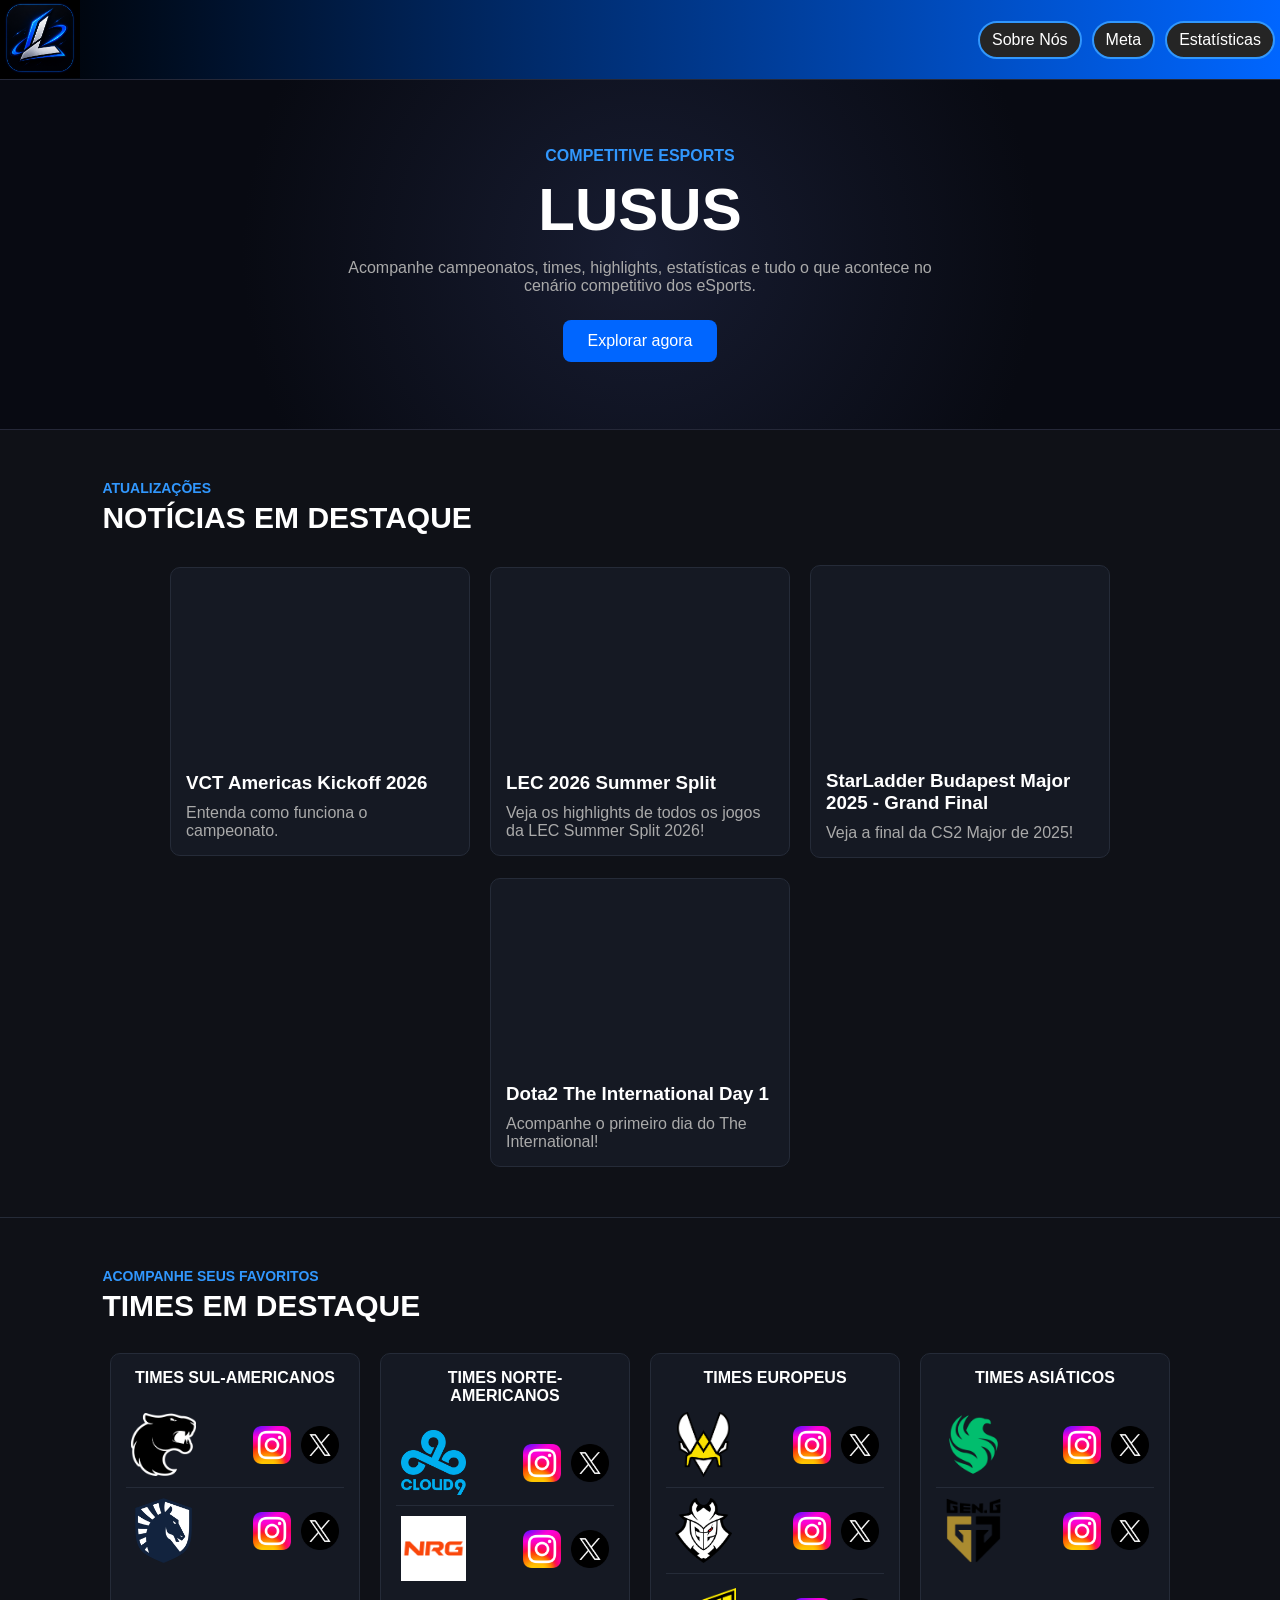
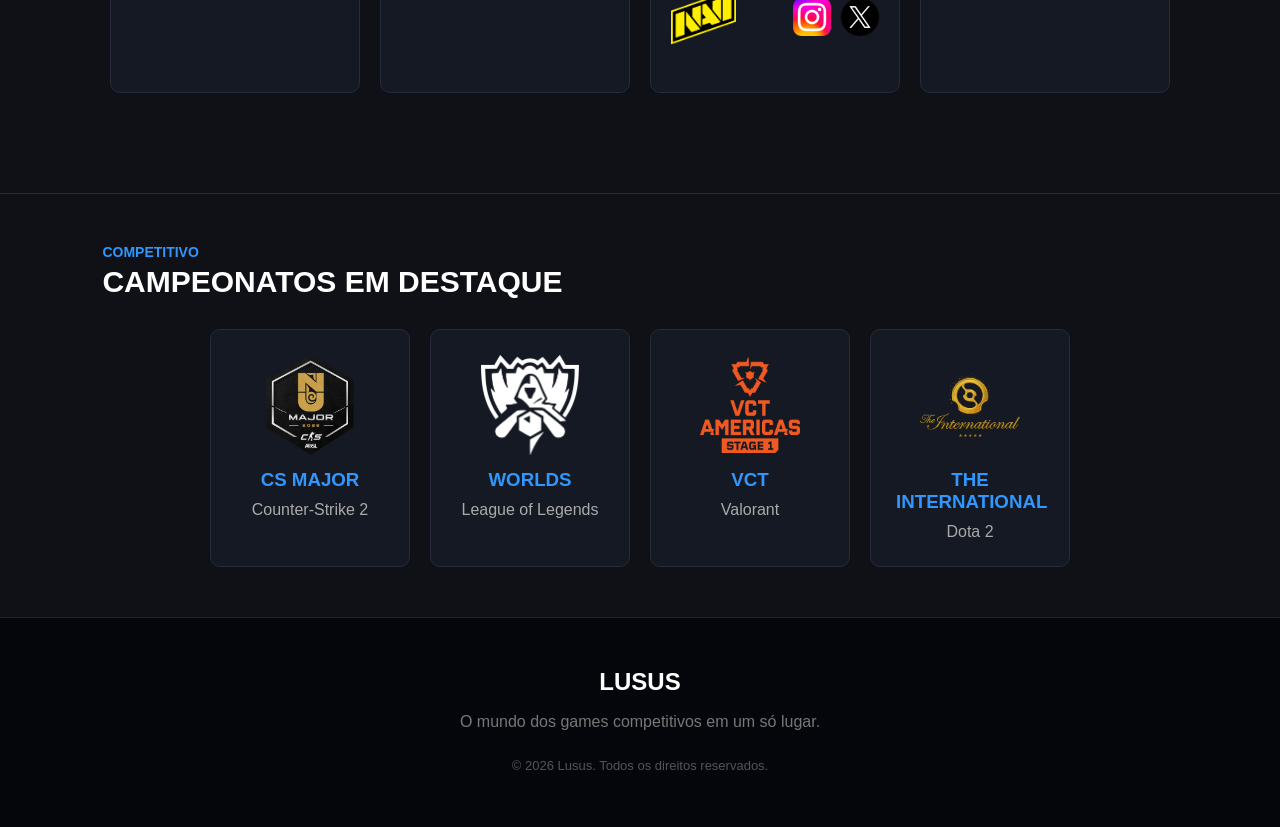
<file: Site de eSports/main.html>
<!DOCTYPE html>
<html lang="pt-br">

<head>
    <meta charset="UTF-8">
    <meta name="viewport" content="width=device-width, initial-scale=1.0">
    <title>Lusus</title>
    <link rel="stylesheet" href="./styles/main.css">
    <link rel="icon" type="image/png" href="./images/ChatGPT Image 19 de ago. de 2026, 10_59_01.png">
</head>

<body>

    <header>

        <div class="logo">
            <img src="./images/ChatGPT Image 19 de ago. de 2026, 10_59_01.png"
                alt="Logo do Lusus">
        </div>

        <nav class="navegacao">

            <ul>

                <li>
                    <a href="./sobre.html">
                        Sobre Nós
                    </a>
                </li>

                <li>
                    <a href="./meta.html">
                        Meta
                    </a>
                </li>

                <li>
                    <a href="./stats.html">
                        Estatísticas
                    </a>
                </li>
            </ul>

        </nav>

    </header>


    <script>

        const botoes = document.querySelectorAll(".navegacao ul li a");

        botoes.forEach(function (botao) {

            botao.addEventListener("mouseenter", function () {

                botao.classList.add("ativo");

            });

            botao.addEventListener("mouseleave", function () {

                botao.classList.remove("ativo");

            });

        });

    </script>


    <main>

        <!-- HERO -->

        <section class="hero">

            <p class="hero_tag">
                COMPETITIVE ESPORTS
            </p>

            <h1>LUSUS</h1>

            <p class="hero_text">

                Acompanhe campeonatos, times, highlights,
                estatísticas e tudo o que acontece no cenário
                competitivo dos eSports.

            </p>

            <a href="#noticias" class="botao_hero">

                Explorar agora

            </a>

        </section>

        <!--Seção de notícias-->

        <section class="secao_noticias">

            <div class="titulo_secao">
                <p>ATUALIZAÇÕES</p>
                <h2>NOTÍCIAS EM DESTAQUE</h2>
            </div>


            <div class="noticias" id="noticias">


                <div class="card_noticias">
                    <iframe
                        src="https://www.youtube.com/embed/TZcH-wkxS68">
                    </iframe>
                    <h3>VCT Americas Kickoff 2026</h3>
                    <p>
                        Entenda como funciona o campeonato.
                    </p>
                </div>

                <div class="card_noticias">

                    <iframe src="https://www.youtube.com/embed/yHAw8ZkYWaI"></iframe>
                    <h3>LEC 2026 Summer Split</h3>
                    <p>Veja os highlights de todos os jogos da LEC Summer Split 2026!</p>
                </div>


                <div class="card_noticias">
                    <iframe src="https://www.youtube.com/embed/cbiggQkh2FI"></iframe>
                    <h3>StarLadder Budapest Major 2025 - Grand Final</h3>
                    <p>Veja a final da CS2 Major de 2025!</p>
                </div>


                <div class="card_noticias">
                    <iframe src="https://www.youtube.com/embed/hC1V-oCh1r0"></iframe>
                    <h3>Dota2 The International Day 1</h3>
                    <p>Acompanhe o primeiro dia do The International!</p>
                </div>

            </div>

        </section>

        <!--Seção de times-->

        <section class="secao_times">


            <div class="titulo_secao">
                <p>ACOMPANHE SEUS FAVORITOS</p>
                <h2>TIMES EM DESTAQUE</h2>
            </div>

            <div class="card_times">

                <div class="times_sa">
                    <h3>TIMES SUL-AMERICANOS</h3>

                    <div class="time">

                        <img src="./images/Furia_Esports_logo.png" alt="Logo da FURIA">

                        <div class="redes">

                            <a href="https://www.instagram.com/furiagg/"
                                target="_blank">

                                <img src="./images/Instagram_logo_2022.svg.webp"
                                    alt="Instagram da FURIA">

                            </a>

                            <a href="https://x.com/FURIA"
                                target="_blank">

                                <img src="./images/X_icon.svg.webp"
                                    alt="X da FURIA">

                            </a>

                        </div>

                    </div>

                    <div class="time">

                        <img src="./images/Teamliquid_logo_blue.png"
                            alt="Logo da Team Liquid">

                        <div class="redes">

                            <a href="https://www.instagram.com/teamliquidbr/"
                                target="_blank">

                                <img src="./images/Instagram_logo_2022.svg.webp"
                                    alt="Instagram da Team Liquid">

                            </a>

                            <a href="https://x.com/TeamLiquidBR"
                                target="_blank">

                                <img src="./images/X_icon.svg.webp"
                                    alt="X da Team Liquid">

                            </a>

                        </div>

                    </div>

                </div>

                <div class="times_na">

                    <h3>TIMES NORTE-AMERICANOS</h3>

                    <div class="time">

                        <img src="./images/Cloud9_logo_c._2023.svg.webp"
                            alt="Logo da Cloud9">

                        <div class="redes">

                            <a href="https://www.instagram.com/cloud9gg/"
                                target="_blank">

                                <img src="./images/Instagram_logo_2022.svg.webp"
                                    alt="Instagram da Cloud9">

                            </a>

                            <a href="https://x.com/Cloud9"
                                target="_blank">

                                <img src="./images/X_icon.svg.webp"
                                    alt="X da Cloud9">

                            </a>

                        </div>

                    </div>


                    <div class="time">

                        <img src="./images/nrg-logo-png_seeklogo-531823.png"
                            alt="Logo da NRG">

                        <div class="redes">

                            <a href="https://www.instagram.com/nrggram/"
                                target="_blank">

                                <img src="./images/Instagram_logo_2022.svg.webp"
                                    alt="Instagram da NRG">

                            </a>

                            <a href="https://x.com/NRGgg"
                                target="_blank">

                                <img src="./images/X_icon.svg.webp"
                                    alt="X da NRG">

                            </a>

                        </div>

                    </div>

                </div>

                <div class="times_eur">

                    <h3>TIMES EUROPEUS</h3>

                    <div class="time">

                        <img src="./images/Team_Vitality_2021_allmode.png"
                            alt="Logo da Team Vitality">

                        <div class="redes">

                            <a href="https://www.instagram.com/teamvitality/"
                                target="_blank">

                                <img src="./images/Instagram_logo_2022.svg.webp"
                                    alt="Instagram da Vitality">

                            </a>

                            <a href="https://x.com/TeamVitality"
                                target="_blank">

                                <img src="./images/X_icon.svg.webp"
                                    alt="X da Vitality">

                            </a>

                        </div>

                    </div>


                    <div class="time">

                        <img src="./images/G2_Esports_logo.png"
                            alt="Logo da G2 Esports">

                        <div class="redes">

                            <a href="https://www.instagram.com/g2esports/"
                                target="_blank">

                                <img src="./images/Instagram_logo_2022.svg.webp"
                                    alt="Instagram da G2">

                            </a>

                            <a href="https://x.com/G2esports"
                                target="_blank">

                                <img src="./images/X_icon.svg.webp"
                                    alt="X da G2">

                            </a>

                        </div>

                    </div>


                    <div class="time">

                        <img src="./images/Natus_Vincere_logo.png"
                            alt="Logo da NAVI">

                        <div class="redes">

                            <a href="https://www.instagram.com/natus_vincere_official/"
                                target="_blank">

                                <img src="./images/Instagram_logo_2022.svg.webp"
                                    alt="Instagram da NAVI">

                            </a>

                            <a href="https://x.com/natusvincere"
                                target="_blank">

                                <img src="./images/X_icon.svg.webp"
                                    alt="X da NAVI">

                            </a>

                        </div>

                    </div>

                </div>

                <div class="times_as">

                    <h3>TIMES ASIÁTICOS</h3>


                    <div class="time">

                        <img src="./images/team-falcons-logo-png_seeklogo-556288.png"
                            alt="Logo da Team Falcons">

                        <div class="redes">

                            <a href="https://www.instagram.com/falconsesportsgg/"
                                target="_blank">

                                <img src="./images/Instagram_logo_2022.svg.webp"
                                    alt="Instagram da Falcons">

                            </a>

                            <a href="https://x.com/TeamFalconsGG"
                                target="_blank">

                                <img src="./images/X_icon.svg.webp"
                                    alt="X da Falcons">

                            </a>

                        </div>

                    </div>

                    <div class="time">

                        <img src="./images/Gen.G_Logo.svg.webp"
                            alt="Logo da Gen.G">

                        <div class="redes">

                            <a href="https://www.instagram.com/gengesports/"
                                target="_blank">

                                <img src="./images/Instagram_logo_2022.svg.webp"
                                    alt="Instagram da Falcons">

                            </a>

                            <a href="https://x.com/GenG"
                                target="_blank">

                                <img src="./images/X_icon.svg.webp"
                                    alt="X da Falcons">

                            </a>

                        </div>

                    </div>
                </div>


            </div>

        </section>

        <!--Seção de campeonatos-->

        <section class="campeonatos">


            <div class="titulo_secao">

                <p>COMPETITIVO</p>

                <h2>CAMPEONATOS EM DESTAQUE</h2>

            </div>


            <div class="campeonatos_lista">


                <div class="campeonato">

                    <a href="./stats.html">

                        <img
                            src="./images/600px-Nazarbayev_University_Major_2026_allmode.png"
                            alt="CS Major">

                    </a>

                    <h3>CS MAJOR</h3>
                    <p>Counter-Strike 2</p>

                </div>


                <div class="campeonato">

                    <a href="./stats.html">

                        <img
                            src="./images/League_of_Legends_Worlds_darkmode.png"
                            alt="Worlds">

                    </a>

                    <h3>WORLDS</h3>

                    <p>League of Legends</p>

                </div>


                <div class="campeonato">

                    <a href="./stats.html">

                        <img
                            src="./images/600px-VCT_Americas_League_Stage_1_full_allmode.png"
                            alt="VCT">

                    </a>

                    <h3>VCT</h3>

                    <p>Valorant</p>

                </div>


                <div class="campeonato">

                    <a href="./stats.html">

                        <img
                            src="./images/The_International_2026_allmode.png"
                            alt="The International">

                    </a>

                    <h3>THE INTERNATIONAL</h3>

                    <p>Dota 2</p>

                </div>


            </div>

        </section>


    </main>


    <footer>
        <h2>LUSUS</h2>

        <p>
            O mundo dos games competitivos em um só lugar.
        </p>

        <p class="copyright">
            © 2026 Lusus. Todos os direitos reservados.
        </p>

    </footer>


</body>

</html>
</file>
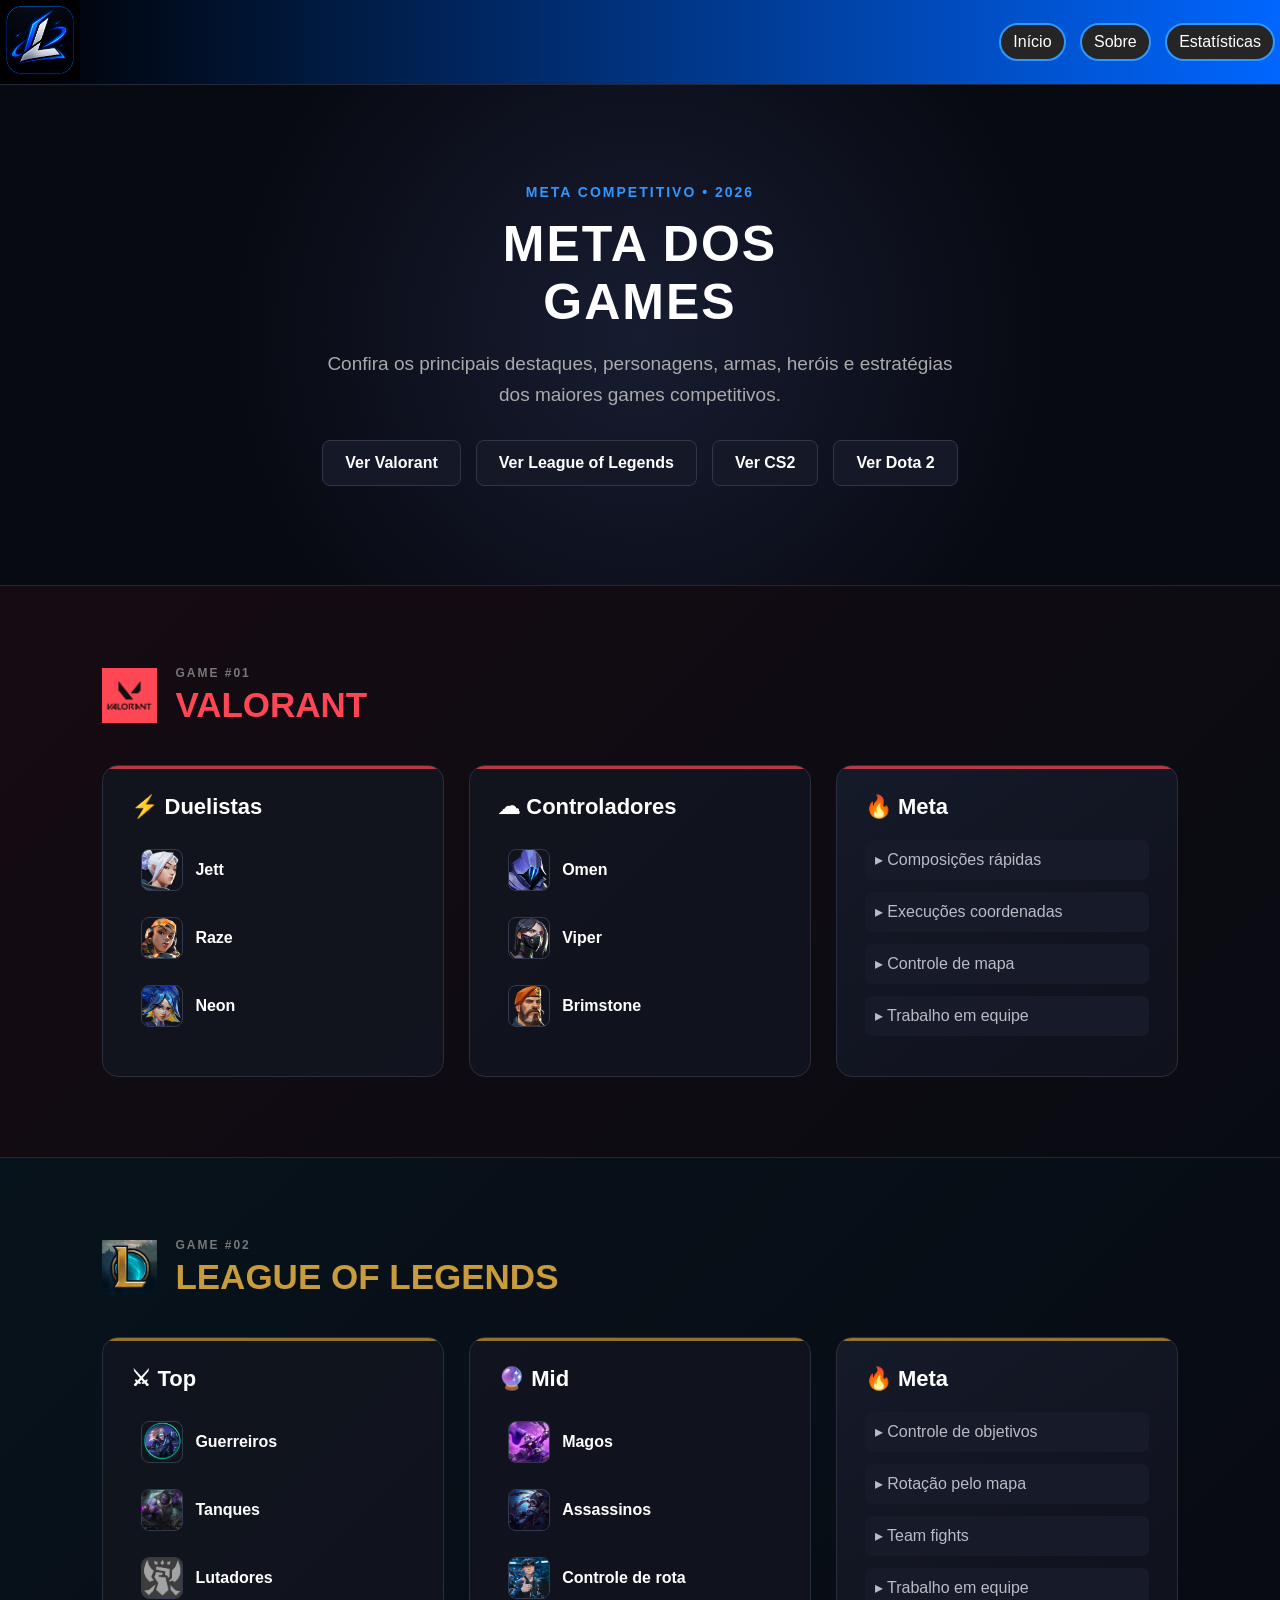
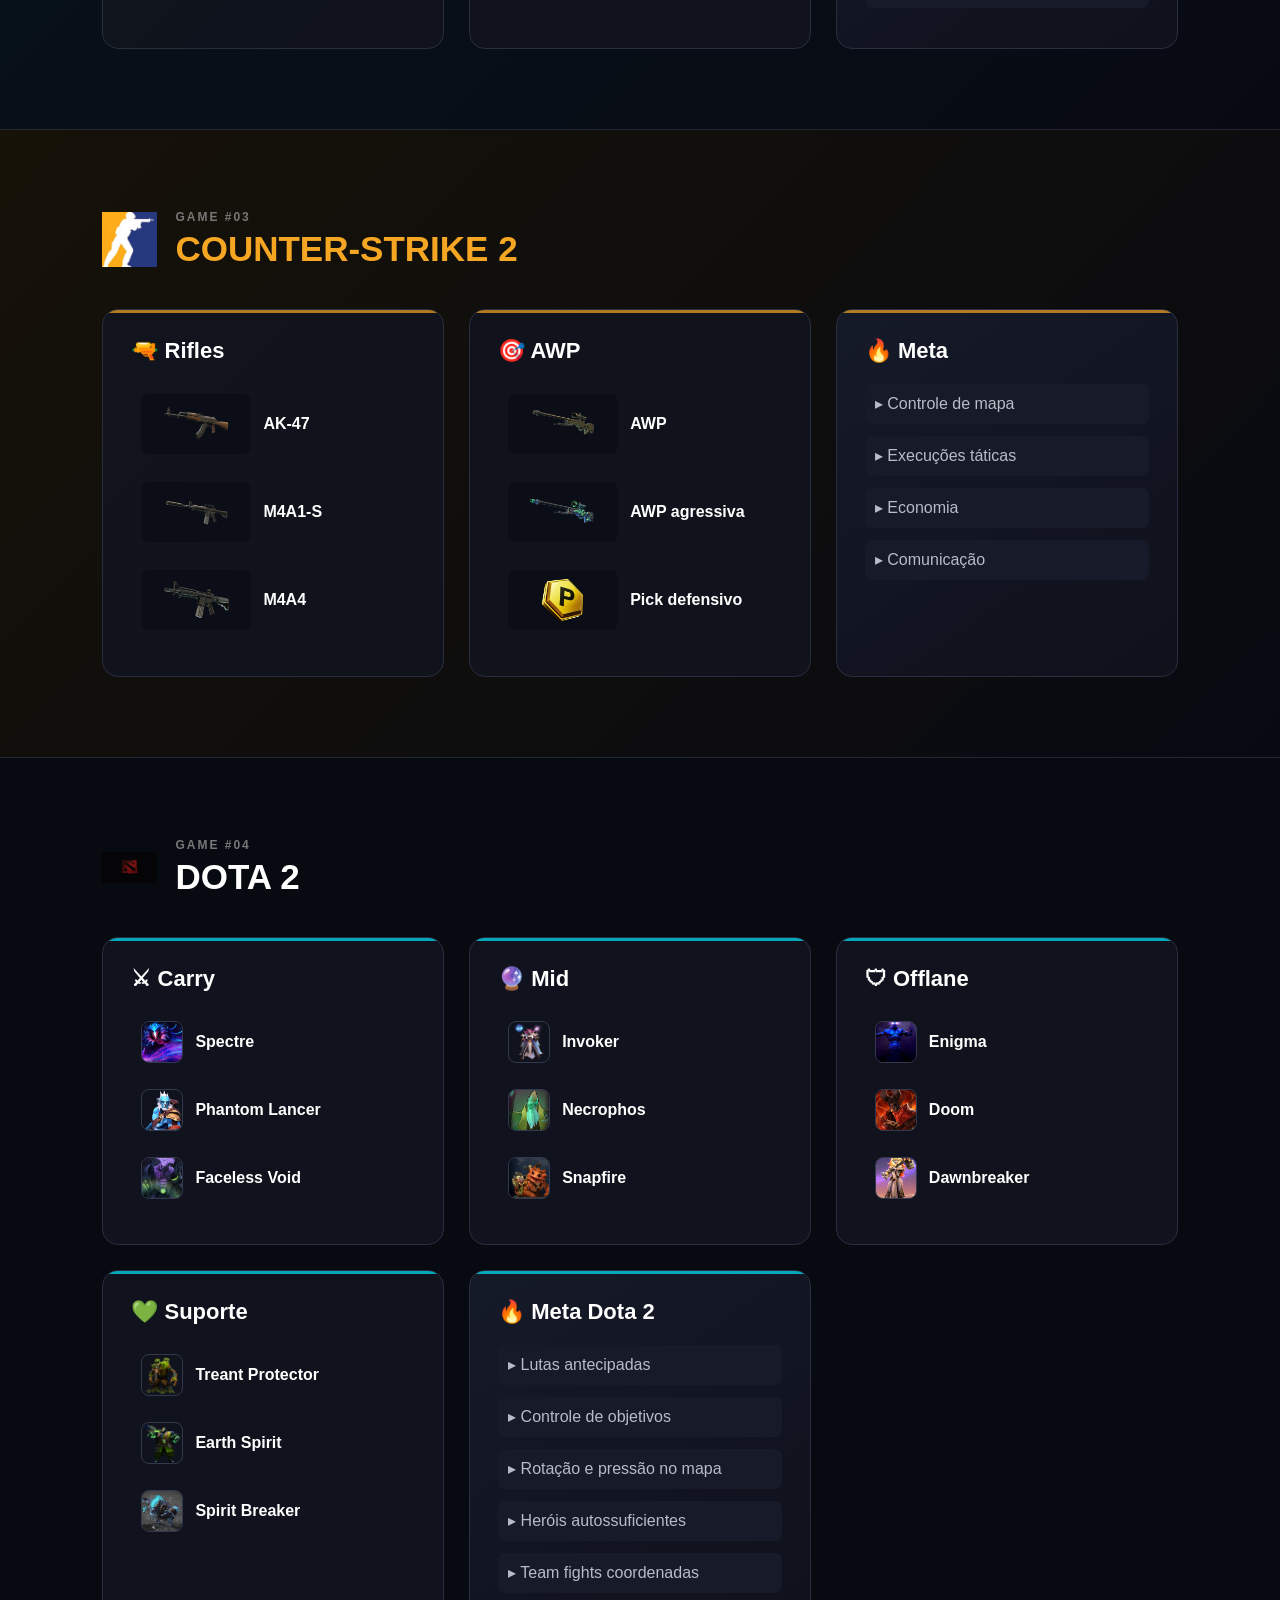
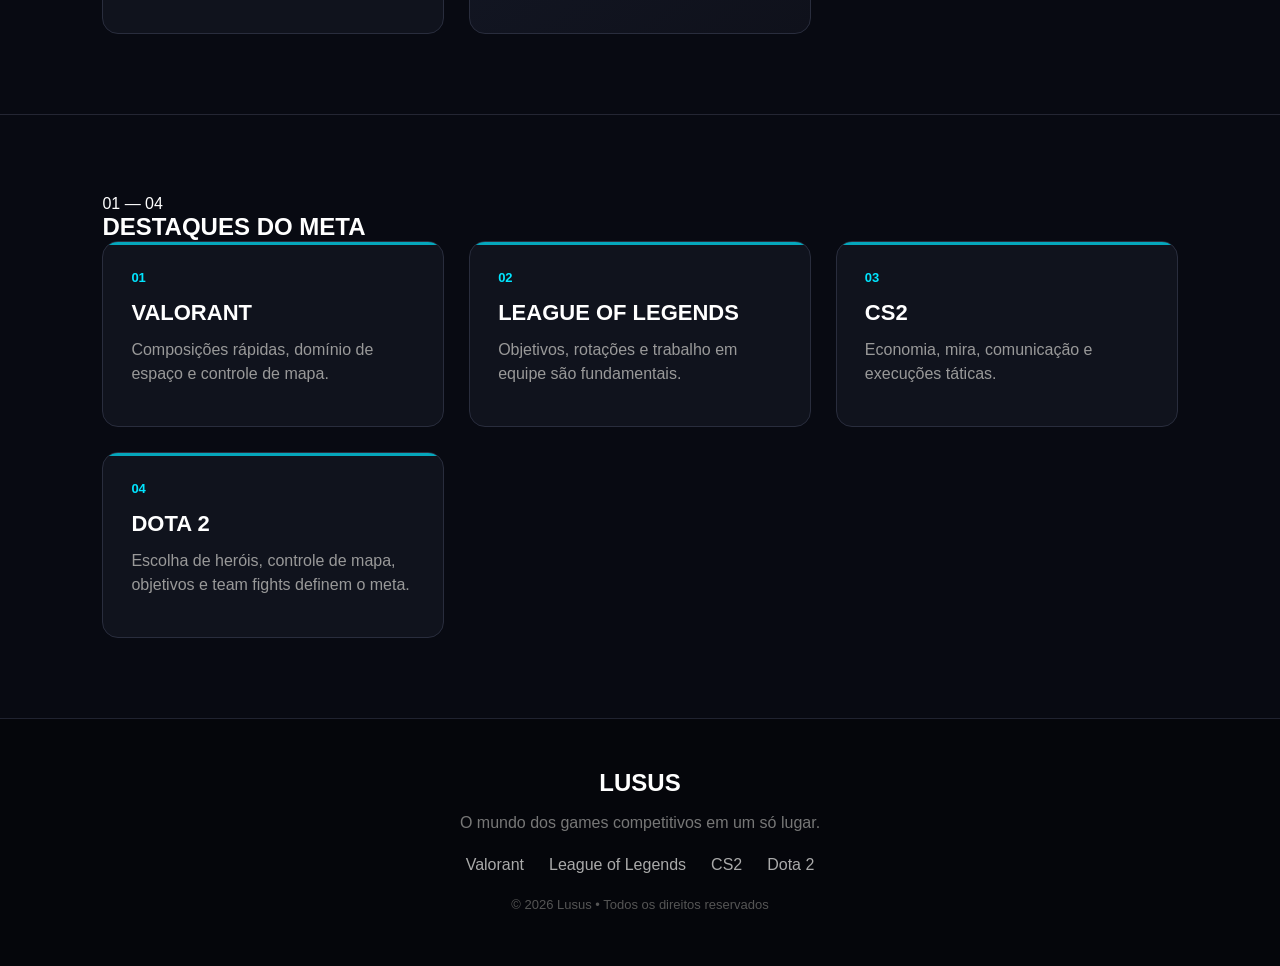
<file: Site de eSports/meta.html>
<!DOCTYPE html>
<html lang="pt-br">

<head>
    <meta charset="UTF-8">
    <meta name="viewport" content="width=device-width, initial-scale=1.0">
    <title>Lusus</title>
    <link rel="stylesheet" href="./styles/meta.css">
    <link rel="icon" type="image/png" href="./images/ChatGPT Image 19 de ago. de 2026, 10_59_01.png">
</head>

<body>

    <header>

        <div class="logo">
            <img src="./images/ChatGPT Image 19 de ago. de 2026, 10_59_01.png" alt="Logo do Lusus">
        </div>

        <nav class="navegacao">
            <ul>
                <li>
                    <a href="./main.html">Início</a>
                    <a href="./sobre.html">Sobre</a>
                    <a href="#">Estatísticas</a>
                </li>
            </ul>
        </nav>

    </header>

    <script>

        const botoes = document.querySelectorAll(".navegacao ul li a");

        botoes.forEach(function (botao) {

            botao.addEventListener("mouseenter", function () {

                botao.classList.add("ativo");

            });

            botao.addEventListener("mouseleave", function () {

                botao.classList.remove("ativo");

            });

        });

    </script>


    <main id="inicio">

        <!-- HERO -->

        <section class="hero">

            <span class="hero-tag">META COMPETITIVO • 2026</span>

            <h1>META DOS<br><span>GAMES</span></h1>

            <p>
                Confira os principais destaques, personagens,
                armas, heróis e estratégias dos maiores games competitivos.
            </p>

            <div class="hero-buttons">

                <a href="#valorant">Ver Valorant</a>

                <a href="#lol">Ver League of Legends</a>

                <a href="#cs">Ver CS2</a>

                <a href="#dota">Ver Dota 2</a>

            </div>

        </section>


        <!-- VALORANT -->

        <section id="valorant" class="game valorant">

            <div class="game-title">

                <img src="./images/valorant_logo.png" alt="Logo Valorant">

                <div>
                    <span>GAME #01</span>
                    <h2>VALORANT</h2>
                </div>

            </div>


            <div class="cards">

                <div class="card">

                    <h3>⚡ Duelistas</h3>

                    <div class="player">
                        <img src="./images/jett_icon.webp" alt="Jett">
                        <p>Jett</p>
                    </div>

                    <div class="player">
                        <img src="./images/Raze_icon.webp" alt="Raze">
                        <p>Raze</p>
                    </div>

                    <div class="player">
                        <img src="./images/neon_icon.webp" alt="Neon">
                        <p>Neon</p>
                    </div>

                </div>


                <div class="card">

                    <h3>☁ Controladores</h3>

                    <div class="player">
                        <img src="./images/Omen_icon.webp" alt="Omen">
                        <p>Omen</p>
                    </div>

                    <div class="player">
                        <img src="./images/Viper_icon.webp" alt="Viper">
                        <p>Viper</p>
                    </div>

                    <div class="player">
                        <img src="./images/Brimstone_icon.webp" alt="Brimstone">
                        <p>Brimstone</p>
                    </div>

                </div>


                <div class="card meta-card">

                    <h3>🔥 Meta</h3>

                    <p>▸ Composições rápidas</p>
                    <p>▸ Execuções coordenadas</p>
                    <p>▸ Controle de mapa</p>
                    <p>▸ Trabalho em equipe</p>

                </div>

            </div>

        </section>


        <!-- LOL -->

        <section id="lol" class="game lol">

            <div class="game-title">

                <img src="./images/lol_logo.webp"
                    alt="Logo League of Legends">

                <div>
                    <span>GAME #02</span>
                    <h2>LEAGUE OF LEGENDS</h2>
                </div>

            </div>


            <div class="cards">

                <div class="card">

                    <h3>⚔ Top</h3>

                    <div class="player">
                        <img src="./images/dauv4f0-adbd6b4e-aa1e-457f-8bbf-bd1fb8545241.png"
                            alt="Guerreiros">
                        <p>Guerreiros</p>
                    </div>

                    <div class="player">
                        <img src="./images/08d8f009-3819-4640-bcd5-d77b3b616a80.jpg"
                            alt="Tanques">
                        <p>Tanques</p>
                    </div>

                    <div class="player">
                        <img src="./images/op.jpg"
                            alt="Lutadores">
                        <p>Lutadores</p>
                    </div>

                </div>


                <div class="card">

                    <h3>🔮 Mid</h3>

                    <div class="player">
                        <img src="./images/Veigar.webp"
                            alt="Magos">
                        <p>Magos</p>
                    </div>

                    <div class="player">
                        <img src="./images/talon-champion-overlay-banner.jpg"
                            alt="Assassinos">
                        <p>Assassinos</p>
                    </div>

                    <div class="player">
                        <img src="./images/faker-worlds-semis-t1-2025.avif"
                            alt="Controle de rota">
                        <p>Controle de rota</p>
                    </div>

                </div>


                <div class="card meta-card">

                    <h3>🔥 Meta</h3>

                    <p>▸ Controle de objetivos</p>
                    <p>▸ Rotação pelo mapa</p>
                    <p>▸ Team fights</p>
                    <p>▸ Trabalho em equipe</p>

                </div>

            </div>

        </section>


        <!-- CS2 -->

        <section id="cs" class="game cs">

            <div class="game-title">

                <img src="./images/cs2_logo.jpg"
                    alt="Logo Counter-Strike 2">

                <div>
                    <span>GAME #03</span>
                    <h2>COUNTER-STRIKE 2</h2>
                </div>

            </div>


            <div class="cards">

                <div class="card">

                    <h3>🔫 Rifles</h3>

                    <div class="weapon">
                        <img src="./images/CS2_AK-47_Inventory.webp"
                            alt="AK-47">
                        <p>AK-47</p>
                    </div>

                    <div class="weapon">
                        <img src="./images/CS2_M4A1-S_Inventory.webp"
                            alt="M4A1-S">
                        <p>M4A1-S</p>
                    </div>

                    <div class="weapon">
                        <img src="./images/CS2_M4A4_Inventory.webp"
                            alt="M4A4">
                        <p>M4A4</p>
                    </div>

                </div>


                <div class="card">

                    <h3>🎯 AWP</h3>

                    <div class="weapon">
                        <img src="./images/CS2_AWP_Inventory.webp"
                            alt="AWP">
                        <p>AWP</p>
                    </div>

                    <div class="weapon">
                        <img src="./images/H6MiaMusK0r1Nrof514Xq2otyLi5p26jnofSE6JZ.png"
                            alt="AWP agressiva">
                        <p>AWP agressiva</p>
                    </div>

                    <div class="weapon">
                        <img src="./images/monet.webp"
                            alt="Pick defensivo">
                        <p>Pick defensivo</p>
                    </div>

                </div>


                <div class="card meta-card">

                    <h3>🔥 Meta</h3>

                    <p>▸ Controle de mapa</p>
                    <p>▸ Execuções táticas</p>
                    <p>▸ Economia</p>
                    <p>▸ Comunicação</p>

                </div>

            </div>

        </section>


        <!-- DOTA 2 -->

        <section id="dota" class="game dota">

            <div class="game-title">

                <img src="./images/dota logo.webp"
                    alt="Logo Dota 2">

                <div>
                    <span>GAME #04</span>
                    <h2>DOTA 2</h2>
                </div>

            </div>


            <div class="cards">

                <!-- CARRY -->

                <div class="card">

                    <h3>⚔ Carry</h3>

                    <div class="player">

                        <img src="./images/image.jpg"
                            alt="Spectre">

                        <p>Spectre</p>

                    </div>

                    <div class="player">

                        <img src="./images/phantom_lancer.webp"
                            alt="Phantom Lancer">

                        <p>Phantom Lancer</p>

                    </div>

                    <div class="player">

                        <img src="./images/Faceless.webp"
                            alt="Faceless Void">

                        <p>Faceless Void</p>

                    </div>

                </div>


                <!-- MID -->

                <div class="card">

                    <h3>🔮 Mid</h3>

                    <div class="player">

                        <img src="./images/invoker.png"
                            alt="Invoker">

                        <p>Invoker</p>

                    </div>

                    <div class="player">

                        <img src="./images/necro.jpg"
                            alt="Necrophos">

                        <p>Necrophos</p>

                    </div>

                    <div class="player">

                        <img src="./images/Snapfire.jpg"
                            alt="Snapfire">

                        <p>Snapfire</p>

                    </div>

                </div>


                <!-- OFFLANE -->

                <div class="card">

                    <h3>🛡 Offlane</h3>

                    <div class="player">

                        <img src="./images/Enigma.jpg"
                            alt="Enigma">

                        <p>Enigma</p>

                    </div>

                    <div class="player">

                        <img src="./images/Doom_Lore.webp"
                            alt="Doom">

                        <p>Doom</p>

                    </div>

                    <div class="player">

                        <img src="./images/Dawnbreaker_Lore.webp"
                            alt="Dawnbreaker">

                        <p>Dawnbreaker</p>

                    </div>

                </div>


                <!-- SUPORTE -->

                <div class="card">

                    <h3>💚 Suporte</h3>

                    <div class="player">

                        <img src="./images/treant.png"
                            alt="Treant Protector">

                        <p>Treant Protector</p>

                    </div>

                    <div class="player">

                        <img src="./images/earth_spirit.png"
                            alt="Earth Spirit">

                        <p>Earth Spirit</p>

                    </div>

                    <div class="player">

                        <img src="./images/Spirit Breaker.jpg"
                            alt="Spirit Breaker">

                        <p>Spirit Breaker</p>

                    </div>

                </div>


                <!-- META -->

                <div class="card meta-card">

                    <h3>🔥 Meta Dota 2</h3>

                    <p>▸ Lutas antecipadas</p>

                    <p>▸ Controle de objetivos</p>

                    <p>▸ Rotação e pressão no mapa</p>

                    <p>▸ Heróis autossuficientes</p>

                    <p>▸ Team fights coordenadas</p>

                </div>

            </div>

        </section>


        <!-- DESTAQUES -->

        <section class="destaques">

            <div class="section-heading">

                <span>01 — 04</span>

                <h2>DESTAQUES DO META</h2>

            </div>


            <div class="cards">

                <div class="card destaque">

                    <span class="numero">01</span>

                    <h3>VALORANT</h3>

                    <p>
                        Composições rápidas, domínio de espaço
                        e controle de mapa.
                    </p>

                </div>


                <div class="card destaque">

                    <span class="numero">02</span>

                    <h3>LEAGUE OF LEGENDS</h3>

                    <p>
                        Objetivos, rotações e trabalho em equipe
                        são fundamentais.
                    </p>

                </div>


                <div class="card destaque">

                    <span class="numero">03</span>

                    <h3>CS2</h3>

                    <p>
                        Economia, mira, comunicação e
                        execuções táticas.
                    </p>

                </div>


                <div class="card destaque">

                    <span class="numero">04</span>

                    <h3>DOTA 2</h3>

                    <p>
                        Escolha de heróis, controle de mapa,
                        objetivos e team fights definem o meta.
                    </p>

                </div>

            </div>

        </section>

    </main>


    <!-- FOOTER -->

    <footer>

        <h2>LUSUS</h2>

        <p>
            O mundo dos games competitivos em um só lugar.
        </p>


        <div class="footer-links">

            <a href="#valorant">Valorant</a>

            <a href="#lol">League of Legends</a>

            <a href="#cs">CS2</a>

            <a href="#dota">Dota 2</a>

        </div>


        <p class="copyright">
            © 2026 Lusus • Todos os direitos reservados
        </p>

    </footer>

</body>
</html>
</file>
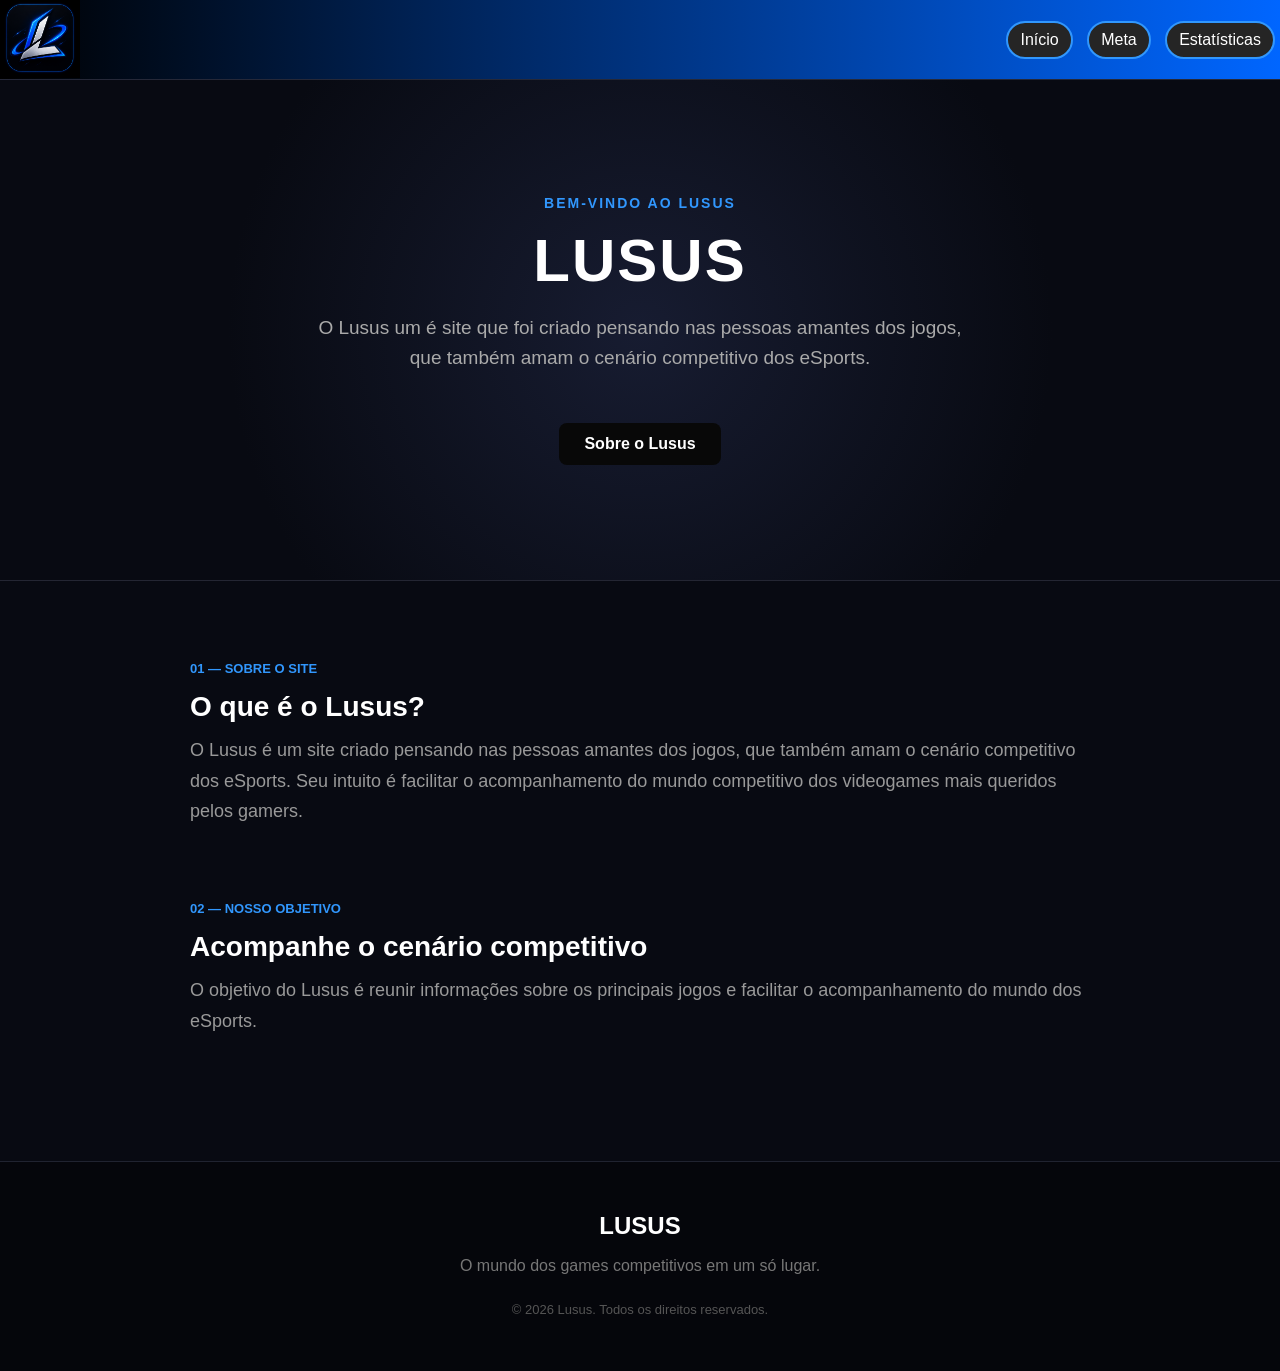
<file: Site de eSports/sobre.html>
<!DOCTYPE html>
<html lang="pt-BR">
<head>
    <meta charset="UTF-8">
    <meta name="viewport" content="width=device-width, initial-scale=1.0">
    <title>Lusus</title>
    <link rel="stylesheet" href="./styles/sobre.css">
    <link rel="icon" type="image/png" href="./images/ChatGPT Image 19 de ago. de 2026, 10_59_01.png">
</head>

<body>

    <header>
        <div class="logo">
            <img src="./images/ChatGPT Image 19 de ago. de 2026, 10_59_01.png" alt="Logo do Lusus">
        </div>

        <nav class="navegacao">
            <ul>
                <li>
                    <a href="./main.html">Início</a>
                    <a href="./meta.html">Meta</a>
                    <a href="#">Estatísticas</a>
                </li>
            </ul>
        </nav>
    </header>

    <script>

        const botoes = document.querySelectorAll(".navegacao ul li a");

        botoes.forEach(function (botao) {

            botao.addEventListener("mouseenter", function () {

                botao.classList.add("ativo");

            });

            botao.addEventListener("mouseleave", function () {

                botao.classList.remove("ativo");

            });

        });

    </script>

    <section class="hero" id="inicio">

        <span class="hero-tag">BEM-VINDO AO LUSUS</span>

        <h1>LUSUS</h1>

        <p>
            O Lusus um é site que foi criado pensando nas pessoas amantes dos jogos,
            que também amam o cenário competitivo dos eSports.
        </p>
       
       <a href="#sobre" class="botao">Sobre o Lusus</a>
    
    </section>


    <section class="destaques" id="sobre">

        <div class="destaque">

            <span class="numero">01 — SOBRE O SITE</span>

            <h3>O que é o Lusus?</h3>

            <p>
                O Lusus é um site criado pensando nas pessoas amantes dos jogos,
                que também amam o cenário competitivo dos eSports.
                Seu intuito é facilitar o acompanhamento do mundo competitivo
                dos videogames mais queridos pelos gamers.
            </p>

        </div>

        <div class="destaque">

            <span class="numero">02 — NOSSO OBJETIVO</span>

            <h3>Acompanhe o cenário competitivo</h3>

            <p>
                O objetivo do Lusus é reunir informações sobre os principais
                jogos e facilitar o acompanhamento do mundo dos eSports.
            </p>

        </div>

    </section>


    <footer>

        <h2>LUSUS</h2>

        <p>
            O mundo dos games competitivos em um só lugar.
        </p>

        <p class="copyright">
            © 2026 Lusus. Todos os direitos reservados.
        </p>

    </footer>

</body>
</html>
</file>
<file: Site de eSports/styles/main.css>
* {
    padding: 0;
    margin: 0;
    box-sizing: border-box;
}


body {
    background-color: #080a12;
    font-family: Arial, sans-serif;
}


/* HEADER */

header {
    background-image: linear-gradient(to right, #000000, #0066FF);
    height: 80px;
    display: flex;
    align-items: center;
    justify-content: space-between;
    border-bottom: 1px solid #252838;
}


.logo img {
    width: 80px;
    height: 80px;
}


/* NAVEGAÇÃO */

.navegacao {
    display: flex;
}


.navegacao ul {
    display: flex;
    list-style: none;
    align-items: center;
}


.navegacao ul li a {
    display: inline-block;
    text-decoration: none;
    color: white;

    margin: 5px;

    background-color: #252525;

    border-radius: 50px;
    border: 2px solid #3197fd;

    padding: 8px 12px;

    cursor: pointer;

    transition: 0.3s;
}


.navegacao ul li a.ativo {
    transform: translateY(-5px);

    box-shadow:
        0 0 15px #1e90ff,
        0 0 30px #0066ff;

    background-color: #1a1f2b;
}

main {
    display: flex;
    flex-direction: column;

    background-color: #0F1117;
}

.hero {
    min-height: 350px;
    display: flex;
    flex-direction: column;
    justify-content: center;
    align-items: center;
    text-align: center;
    padding: 40px;
    color: white;
    background:
        radial-gradient(
            circle at center,
            #171c31 0%,
            #080a12 60%
        );
        border-bottom: 1px solid #252838;
}


.hero_tag {
    color: #3197fd;

    font-weight: bold;

    margin-bottom: 10px;
}


.hero h1 {
    font-size: 60px;
    margin-bottom: 15px;
    font-weight: 900px;
}


.hero_text {
    max-width: 600px;

    color: #aaaaaa;

    margin-bottom: 25px;
}


.botao_hero {
    text-decoration: none;

    color: white;

    background-color: #0066ff;

    padding: 12px 25px;

    border-radius: 8px;

    transition: 0.3s;
}


.botao_hero:hover {
    transform: translateY(-5px);

    box-shadow:
        0 0 15px #0066ff,
        0 0 30px #1e90ff;
}


/* TÍTULOS DAS SEÇÕES */

.titulo_secao {
    padding: 50px 8% 30px 8%;
}


.titulo_secao p {
    color: #3197fd;

    font-size: 14px;

    font-weight: bold;

    margin-bottom: 5px;
}


.titulo_secao h2 {
    color: white;

    font-size: 30px;
}


/* NOTÍCIAS */

.noticias {
    display: flex;

    color: white;

    justify-content: center;
    align-items: center;

    flex-wrap: wrap;

    width: 100%;

    gap: 20px;

    padding: 0 8% 50px 8%;
}


.card_noticias {
    width: 300px;

    background-color: #151923;

    border: 1px solid #252b38;

    border-radius: 10px;

    padding: 15px;

    transition: 0.3s;
}


.card_noticias:hover {
    transform: translateY(-8px);

    border-color: #3197fd;

    box-shadow: 0 0 15px #0066ff;
}


.card_noticias iframe {
    width: 100%;
    height: 170px;

    border: none;

    border-radius: 8px;
}


.card_noticias h3 {
    color: white;

    margin-top: 15px;
}


.card_noticias p {
    color: #aaaaaa;

    margin-top: 10px;
}


/* TIMES */

.secao_times {
    width: 100%;
    border-top: 1px solid #252b38;
    padding-bottom: 50px;
}


/*
Aqui está a principal mudança.

O .card_times agora é flex e row,
então os cards ficam lado a lado.
*/

.card_times {
    display: flex;

    flex-direction: row;

    justify-content: center;

    align-items: flex-start;

    flex-wrap: wrap;

    gap: 20px;

    padding: 0 8% 50px 8%;
}


/* CARDS DOS TIMES */

.times_sa,
.times_na,
.times_eur,
.times_as {
    width: 250px;
    min-height: 250px;
    height: 340px;
    background-color: #151923;
    border: 1px solid #252b38;
    border-radius: 10px;
    padding: 15px;
    transition: 0.3s;
}


/* TÍTULO DOS CARDS */

.times_sa h3,
.times_na h3,
.times_eur h3,
.times_as h3 {
    color: white;
    text-align: center;
    font-size: 16px;
    margin-bottom: 15px;
}

/* HOVER AMÉRICA DO SUL */

.times_sa:hover {
    transform: translateY(-5px);

    border-color: #1efd61;

    box-shadow: 0 0 15px #04f84d;
}

/* HOVER AMÉRICA DO NORTE */

.times_na:hover {
    transform: translateY(-5px);

    border-color: #1ea4fd;

    box-shadow: 0 0 15px #0482f8;
}

/* HOVER EUROPA */

.times_eur:hover {
    transform: translateY(-5px);

    border-color: #fde71e;

    box-shadow: 0 0 15px #f8cb04;
}

/* HOVER ÁSIA */

.times_as:hover {
    transform: translateY(-5px);

    border-color: #fd3838;

    box-shadow: 0 0 15px #fd1414;
}

/* CADA TIME */

.time {
    display: flex;
    align-items: center;
    justify-content: space-between;
    padding: 10px 5px;
    border-bottom: 1px solid #252b38;
}

/*
Remove a borda do último time.
*/

.time:last-child {
    border-bottom: none;
}

/* LOGO DO TIME */

.time > img {
    width: 65px;
    height: 65px;
    object-fit: contain;
}

/* REDES SOCIAIS */

.redes {
    display: flex;
    align-items: center;
    gap: 10px;
}

.redes a {
    display: flex;
    align-items: center;
    justify-content: center;
    transition: 0.3s;
}

.redes a:hover {
    transform: scale(1.15);
}

/* LOGOS DO INSTAGRAM E X */

.redes img {
    width: 38px;
    height: 38px;
    object-fit: contain;
}

/* CAMPEONATOS */

.campeonatos {
    width: 100%;

    border-top: 1px solid #252b38;

    padding-bottom: 50px;
}


.campeonatos_lista {
    display: flex;

    justify-content: center;

    flex-wrap: wrap;

    gap: 20px;

    padding: 0 8%;
}


.campeonato {
    width: 200px;

    background-color: #151923;

    border: 1px solid #252b38;

    border-radius: 10px;

    padding: 25px;

    text-align: center;

    transition: 0.3s;
}


.campeonato:hover {
    transform: translateY(-5px);

    border-color: #3197fd;

    box-shadow: 0 0 15px #0066ff;
}


.campeonato img {
    width: 100px;
    height: 100px;

    object-fit: contain;
}


.campeonato h3 {
    color: #3197fd;

    margin-top: 10px;
}


.campeonato p {
    color: #aaaaaa;

    margin-top: 10px;
}

footer {
    text-align: center;

    padding: 50px 20px;

    background: #05060b;

    color: #777;

    border-top: 1px solid #202330;
}

footer h2 {
    color: white;

    margin-bottom: 12px;
}

footer p {
    line-height: 1.7;
}

.footer-links {
    display: flex;

    justify-content: center;

    gap: 25px;

    margin: 20px 0;
}

.footer-links a {
    color: #aaa;

    text-decoration: none;

    transition: 0.3s;
}

.footer-links a:hover {
    color: #3197fd;
}

.copyright {
    font-size: 13px;

    color: #555;

    margin-top: 20px;
}

/* RESPONSIVIDADE */

@media (max-width: 900px) {

    .card_times {
        padding: 0 5% 50px 5%;
    }

    .titulo_secao {
        padding: 50px 5% 30px 5%;
    }

}


@media (max-width: 600px) {

    header {
        height: auto;

        flex-direction: column;

        padding: 10px;
    }


    .navegacao ul {
        flex-wrap: wrap;

        justify-content: center;
    }


    .hero h1 {
        font-size: 45px;
    }


    .titulo_secao h2 {
        font-size: 24px;
    }


    .times_sa,
    .times_na,
    .times_eur,
    .times_as {
        width: 100%;
    }


    .card_noticias {
        width: 100%;
    }

    

    
}
</file>
<file: Site de eSports/styles/meta.css>
* {
    margin: 0;
    padding: 0;
    box-sizing: border-box;
}

html {
    scroll-behavior: smooth;
}

body {
    font-family: Arial, sans-serif;
    background: #080a12;
    color: white;
    overflow-x: hidden;
}

header {
    display: flex;
    justify-content: space-between;
    align-items: center;
    background-image: linear-gradient(to right, #000000, #0066ff);
    border-bottom: 1px solid #252838;
}

.logo img {
    width: 80px;
    height: 80px;
}

.navegacao {
    display: flex;
}

.navegacao ul {
    display: flex;
    list-style: none;
    align-items: center;
}

.navegacao ul li a {
    display: inline-block;
    text-decoration: none;
    color: white;

    margin: 5px;

    background-color: #252525;

    border-radius: 50px;
    border: 2px solid #3197fd;

    padding: 8px 12px;

    cursor: pointer;

    transition: 0.3s;
}

.navegacao ul li a.ativo {
    transform: translateY(-5px);

    box-shadow:
        0 0 15px #1e90ff,
        0 0 30px #0066ff;

    background-color: #1a1f2b;
}

/* =========================================
   HERO
========================================= */

.hero {
    min-height: 500px;

    display: flex;
    flex-direction: column;
    justify-content: center;
    align-items: center;

    text-align: center;

    padding: 60px 20px;

    background:
        radial-gradient(
            circle at center,
            #171c31 0%,
            #080a12 60%
        );
}

.hero-tag {
    color: #3197fd;

    font-size: 14px;
    font-weight: bold;

    letter-spacing: 2px;

    margin-bottom: 15px;
}

.hero h1 {
    font-size: 50px;
    font-weight: 900;

    margin-bottom: 18px;

    letter-spacing: 2px;
}

.hero p {
    max-width: 650px;

    color: #aaa;

    font-size: 19px;
    line-height: 1.6;

    margin-bottom: 30px;
}

.hero-buttons {
    display: flex;
    gap: 15px;

    flex-wrap: wrap;
    justify-content: center;
}

.hero-buttons a {
    padding: 13px 22px;

    border-radius: 8px;

    background: #151927;

    border: 1px solid #303548;

    color: white;

    text-decoration: none;

    font-weight: bold;

    transition: 0.3s;
}

.hero-buttons a:hover {
    background: #3197fd;

    color: #080a12;

    transform: translateY(-3px);
}

/* =========================================
   GAMES
========================================= */

.game {
    padding: 80px 8%;

    border-top: 1px solid #242633;
}

.game-title {
    display: flex;
    align-items: center;

    gap: 18px;

    margin-bottom: 40px;
}

.game-title img {
    width: 55px;
    height: 55px;

    object-fit: contain;
}

.game-title div {
    display: flex;
    flex-direction: column;

    gap: 5px;
}

.game-title span {
    font-size: 12px;

    color: #777;

    font-weight: bold;

    letter-spacing: 2px;
}

.game-title h2 {
    font-size: 35px;

    font-weight: 900;
}

/* =========================================
   CARDS
========================================= */

.cards {
    display: grid;

    grid-template-columns: repeat(3, 1fr);

    gap: 25px;
}

.card {
    background: rgba(17, 20, 31, 0.9);

    padding: 28px;

    border-radius: 16px;

    border: 1px solid #292d3d;

    transition: 0.3s;

    position: relative;

    overflow: hidden;
}

.card::before {
    content: "";

    position: absolute;

    top: 0;
    left: 0;

    width: 100%;
    height: 3px;

    background: #00e5ff;

    opacity: 0.7;
}

.card:hover {
    transform: translateY(-8px);

    border-color: #00e5ff;

    box-shadow:
        0 15px 35px rgba(0, 0, 0, 0.45);
}

.card h3 {
    font-size: 22px;

    margin-bottom: 20px;
}

.card p {
    color: #b9bbc5;

    margin: 12px 0;

    line-height: 1.5;
}

/* =========================================
   PLAYERS
========================================= */

.player {
    display: flex;

    align-items: center;

    gap: 12px;

    padding: 9px 10px;

    margin: 8px 0;

    border-radius: 8px;

    transition: 0.3s;
}

.player:hover {
    background: #1a1e2c;

    transform: translateX(5px);
}

.player img {
    width: 42px;
    height: 42px;

    border-radius: 8px;

    object-fit: cover;

    border: 1px solid #33384c;
}

.player p {
    margin: 0;

    color: white;

    font-weight: bold;
}

/* =========================================
   ICON
========================================= */

.icon {
    width: 40px;
    height: 40px;

    display: flex;

    justify-content: center;
    align-items: center;

    background: #1a1e2c;

    border-radius: 8px;

    font-size: 20px;
}

/* =========================================
   WEAPONS
========================================= */

.weapon {
    display: flex;

    align-items: center;

    gap: 12px;

    padding: 10px;

    margin: 8px 0;

    border-radius: 8px;

    transition: 0.3s;
}

.weapon:hover {
    background: #1a1e2c;

    transform: translateX(5px);
}

.weapon img {
    width: 110px;
    height: 60px;

    object-fit: contain;

    display: block;

    flex-shrink: 0;

    background: #0b0e16;

    border-radius: 8px;

    padding: 5px;
}

.weapon p {
    margin: 0;

    color: white;

    font-weight: bold;
}

/* =========================================
   META
========================================= */

.meta-card {
    background:
        linear-gradient(
            145deg,
            #151a29,
            #0f111b
        );
}

.meta-card p {
    padding: 8px 10px;

    background: #171b29;

    border-radius: 7px;

    transition: 0.3s;
}

.meta-card p:hover {
    transform: translateX(5px);

    background: #1e2435;
}

/* =========================================
   VALORANT
========================================= */

.valorant {
    background:
        linear-gradient(
            135deg,
            #160b12,
            #090b13
        );
}

.valorant .game-title h2 {
    color: #ff4655;
}

.valorant .card::before {
    background: #ff4655;
}

.valorant .card:hover {
    border-color: #ff4655;
}

/* =========================================
   LEAGUE OF LEGENDS
========================================= */

.lol {
    background:
        linear-gradient(
            135deg,
            #07131c,
            #080a12
        );
}

.lol .game-title h2 {
    color: #c89b3c;
}

.lol .card::before {
    background: #c89b3c;
}

.lol .card:hover {
    border-color: #c89b3c;
}

/* =========================================
   CS2
========================================= */

.cs {
    background:
        linear-gradient(
            135deg,
            #161208,
            #080a12
        );
}

.cs .game-title h2 {
    color: #f5a623;
}

.cs .card::before {
    background: #f5a623;
}

.cs .card:hover {
    border-color: #f5a623;
}

/* =========================================
   DESTAQUES
========================================= */

.destaques {
    padding: 80px 8%;

    background: #080a12;

    border-top: 1px solid #242633;
}

.destaque {
    min-height: 180px;
}

.destaque .numero {
    display: block;

    font-size: 13px;

    color: #00e5ff;

    font-weight: bold;

    margin-bottom: 15px;
}

.destaque h3 {
    margin-bottom: 12px;
}

.destaque p {
    color: #999;
}

/* =========================================
   FOOTER
========================================= */

footer {
    text-align: center;

    padding: 50px 20px;

    background: #05060b;

    color: #777;

    border-top: 1px solid #202330;
}

footer h2 {
    color: white;

    margin-bottom: 12px;
}

footer p {
    line-height: 1.7;
}

.footer-links {
    display: flex;

    justify-content: center;

    gap: 25px;

    margin: 20px 0;
}

.footer-links a {
    color: #aaa;

    text-decoration: none;

    transition: 0.3s;
}

.footer-links a:hover {
    color: #00e5ff;
}

.copyright {
    font-size: 13px;

    color: #555;

    margin-top: 20px;
}

/* =========================================
   SCROLLBAR
========================================= */

::-webkit-scrollbar {
    width: 8px;
}

::-webkit-scrollbar-track {
    background: #080a12;
}

::-webkit-scrollbar-thumb {
    background: #303548;

    border-radius: 10px;
}

::-webkit-scrollbar-thumb:hover {
    background: #00e5ff;
}

/* =========================================
   TABLET
========================================= */

@media (max-width: 900px) {

    header {
        padding: 18px 5%;
    }

    .game {
        padding: 60px 5%;
    }

    .destaques {
        padding: 60px 5%;
    }

    .cards {
        grid-template-columns: 1fr;
    }

    .hero h1 {
        font-size: 45px;
    }
}

/* =========================================
   CELULAR
========================================= */

@media (max-width: 600px) {

    header {
        flex-direction: column;

        gap: 18px;
    }

    nav {
        gap: 12px;

        flex-wrap: wrap;

        justify-content: center;
    }

    nav a {
        font-size: 13px;
    }

    .hero {
        min-height: 450px;

        padding: 50px 20px;
    }

    .hero h1 {
        font-size: 35px;

        letter-spacing: 1px;
    }

    .hero p {
        font-size: 16px;
    }

    .game-title h2 {
        font-size: 24px;
    }

    .game-title img {
        width: 45px;
        height: 45px;
    }

    .card {
        padding: 22px;
    }

    .hero-buttons {
        flex-direction: column;

        width: 100%;
        max-width: 280px;
    }

    .hero-buttons a {
        text-align: center;
    }

    .footer-links {
        flex-direction: column;

        gap: 12px;
    }

    .weapon img {
        width: 90px;
        height: 55px;
    }
}
</file>
<file: Site de eSports/styles/sobre.css>
* {
    margin: 0;
    padding: 0;
    box-sizing: border-box;
}

html {
    scroll-behavior: smooth;
}

body {
    font-family: Arial, sans-serif;
    background: #080a12;
    color: white;
}

header {
    background-image: linear-gradient(to right, #000000, #0066FF);
    height: 80px;
    display: flex;
    align-items: center;
    justify-content: space-between;
    border-bottom: 1px solid #252838;
}

.logo img {
    width: 80px;
    height: 80px;
}

.navegacao{
    display: flex;
}

.navegacao ul {
    display: flex;
    list-style: none;
    align-items: center;
}

.navegacao ul li a {
    display: inline-block;
    text-decoration: none;
    color: white;

    margin: 5px;

    background-color: #252525;

    border-radius: 50px;
    border: 2px solid #3197fd;

    padding: 8px 12px;

    cursor: pointer;

    transition: 0.3s;
}

.navegacao ul li a.ativo {
    transform: translateY(-5px);

    box-shadow:
        0 0 15px #1e90ff,
        0 0 30px #0066ff;

    background-color: #1a1f2b;
}

.hero {
    min-height: 500px;
    display: flex;
    flex-direction: column;
    justify-content: center;
    align-items: center;
    text-align: center;

    padding: 60px 20px;

    background:
        radial-gradient(
            circle at center,
            #171c31 0%,
            #080a12 60%
        );
}

.hero-tag {
    color: #3197fd;

    font-size: 14px;
    font-weight: bold;

    letter-spacing: 2px;

    margin-bottom: 15px;
}

.hero h1 {
    font-size: 60px;
    font-weight: 900;

    margin-bottom: 18px;

    letter-spacing: 2px;
}

.hero p {
    max-width: 650px;

    color: #aaa;

    font-size: 19px;
    line-height: 1.6;

    margin-bottom: 30px;
}


.hero-buttons {
    display: flex;
    gap: 15px;

    flex-wrap: wrap;
    justify-content: center;
}

.hero-buttons a {
    padding: 13px 22px;

    border-radius: 8px;

    background: #151927;

    border: 1px solid #303548;

    color: white;

    text-decoration: none;

    font-weight: bold;

    transition: 0.3s;
}

.hero-buttons a:hover {
    background: #3197fd;
    color: #080a12;

    transform: translateY(-3px);
}

.botao {
    display: inline-block;
    padding: 12px 25px;
    margin-top: 20px;
    background: #080808;
    color: white;
    text-decoration: none;
    border-radius: 8px;
    font-weight: bold;
    transition: 0.3s;
}

.botao:hover {
    background: #000000;
    transform: translateY(-2px);
}

.destaques {
    padding: 80px 8%;

    background: #080a12;

    border-top: 1px solid #242633;
}

.destaque {
    min-height: 180px;

    max-width: 900px;
    margin: 0 auto 60px;
}

.destaque:last-child {
    margin-bottom: 0;
}

.destaque .numero {
    display: block;

    font-size: 13px;

    color: #3197fd;

    font-weight: bold;

    margin-bottom: 15px;
}

.destaque h3 {
    font-size: 28px;
    margin-bottom: 12px;
}

.destaque p {
    color: #999;

    font-size: 18px;
    line-height: 1.7;
}

footer {
    text-align: center;

    padding: 50px 20px;

    background: #05060b;

    color: #777;

    border-top: 1px solid #202330;
}

footer h2 {
    color: white;

    margin-bottom: 12px;
}

footer p {
    line-height: 1.7;
}

.footer-links {
    display: flex;

    justify-content: center;

    gap: 25px;

    margin: 20px 0;
}

.footer-links a {
    color: #aaa;

    text-decoration: none;

    transition: 0.3s;
}

.footer-links a:hover {
    color: #3197fd;
}

.copyright {
    font-size: 13px;

    color: #555;

    margin-top: 20px;
}

@media (max-width: 900px) {

    header {
        padding: 18px 5%;
    }

    .destaques {
        padding: 60px 5%;
    }

    .hero h1 {
        font-size: 45px;
    }
}

@media (max-width: 600px) {

    header {
        flex-direction: column;

        gap: 18px;
    }

    nav {
        gap: 15px;

        flex-wrap: wrap;

        justify-content: center;
    }

    nav a {
        font-size: 13px;
    }

    .hero {
        min-height: 450px;
    }

    .hero h1 {
        font-size: 35px;
    }

    .hero p {
        font-size: 16px;
    }

    .hero-buttons {
        flex-direction: column;

        width: 100%;
        max-width: 280px;
    }

    .hero-buttons a {
        text-align: center;
    }

    .destaque h3 {
        font-size: 24px;
    }

    .destaque p {
        font-size: 16px;
    }

    .footer-links {
        flex-direction: column;

        gap: 12px;
    }
}
</file>
